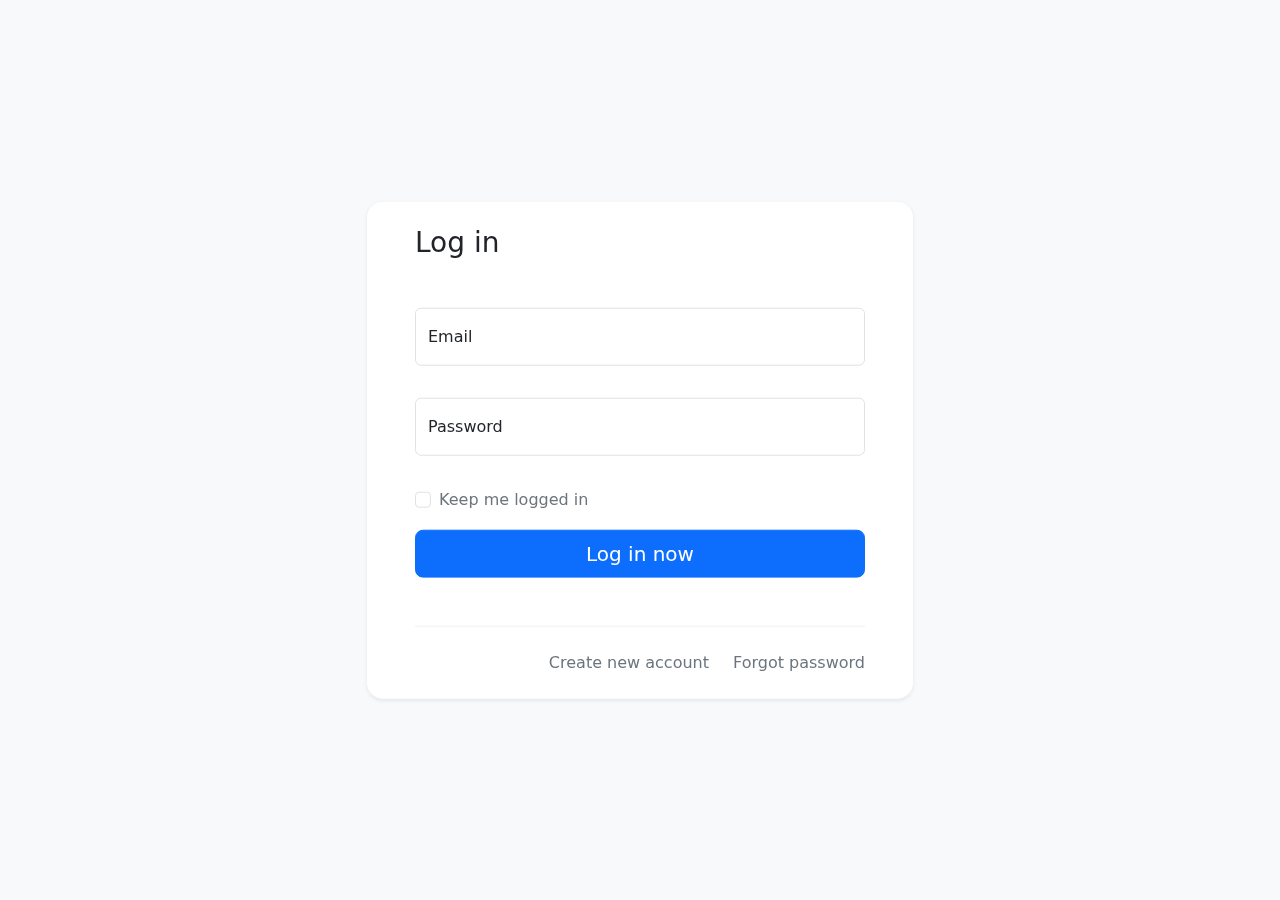
<file: login.html>
<!doctype html>
<html lang="en">

<head>
  <meta charset="utf-8">
  <meta name="viewport" content="width=device-width, initial-scale=1">
  <title>Bootstrap demo</title>
  <link rel="preconnect" href="https://fonts.bunny.net">
  <link href="https://fonts.bunny.net/css?family=figtree:400,500,600&display=swap" rel="stylesheet" />
  <link href="https://cdn.jsdelivr.net/npm/bootstrap@5.3.3/dist/css/bootstrap.min.css" rel="stylesheet"
    integrity="sha384-QWTKZyjpPEjISv5WaRU9OFeRpok6YctnYmDr5pNlyT2bRjXh0JMhjY6hW+ALEwIH" crossorigin="anonymous">
  <style>
    .centered {
      position: fixed;
      top: 50%;
      left: 50%;
      transform: translate(-50%, -50%);
  }
  </style>
</head>

<body>
  <section class="bg-light p-3 p-md-4 p-xl-5" style="height: 100vh;">
    <div class="container centered">
      <div class="row justify-content-center">
        <div class="col-12 col-md-9 col-lg-7 col-xl-6 col-xxl-5">
          <div class="card border-0 shadow-sm rounded-4">
            <div class="card-body py-4 px-5">
              <div class="row">
                <div class="col-12">
                  <div class="mb-5">
                    <h3>Log in</h3>
                  </div>
                </div>
              </div>
              <form action="#">
                <div class="row gy-3 overflow-hidden">
                  <div class="col-12">
                    <div class="form-floating mb-3">
                      <input type="email" class="form-control" name="email" id="email" placeholder="name@example.com"
                        required>
                      <label for="email" class="form-label">Email</label>
                    </div>
                  </div>
                  <div class="col-12">
                    <div class="form-floating mb-3">
                      <input type="password" class="form-control" name="password" id="password" value=""
                        placeholder="Password" required>
                      <label for="password" class="form-label">Password</label>
                    </div>
                  </div>
                  <div class="col-12">
                    <div class="form-check">
                      <input class="form-check-input" type="checkbox" value="" name="remember" id="remember">
                      <label class="form-check-label text-secondary" for="remember">
                        Keep me logged in
                      </label>
                    </div>
                  </div>
                  <div class="col-12">
                    <div class="d-grid">
                      <button class="btn btn-lg btn-primary" type="submit">Log in now</button>
                    </div>
                  </div>
                </div>
              </form>
              <div class="row">
                <div class="col-12">
                  <hr class="mt-5 mb-4 border-secondary-subtle">
                  <div class="d-flex gap-2 gap-md-4 flex-column flex-md-row justify-content-md-end">
                    <a href="register.html" class="link-secondary text-decoration-none">Create new account</a>
                    <a href="#" class="link-secondary text-decoration-none">Forgot password</a>
                  </div>
                </div>
              </div>
            </div>
          </div>
        </div>
      </div>
    </div>
  </section>
</body>

</html>
</file>
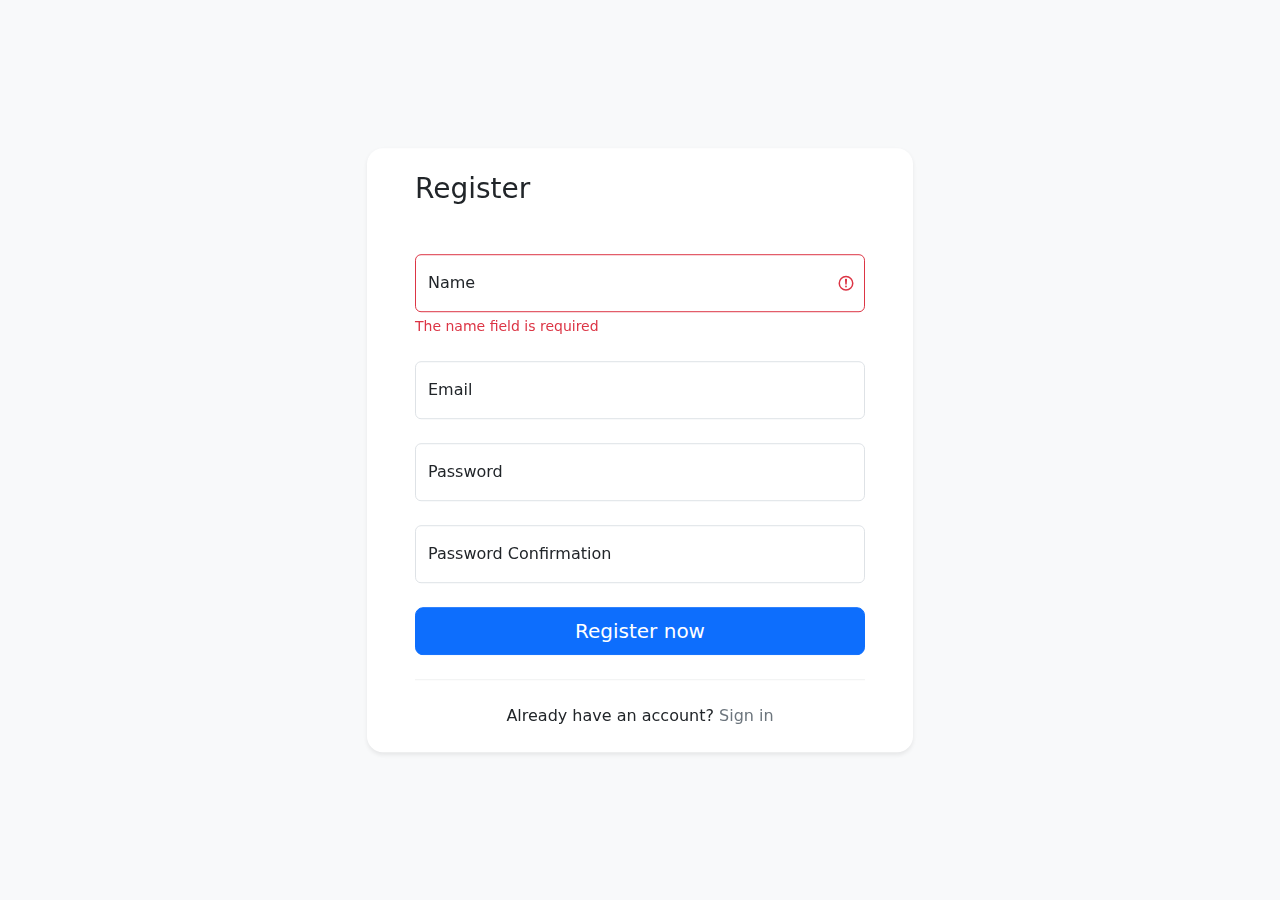
<file: register.html>
<!doctype html>
<html lang="en">

<head>
    <meta charset="utf-8">
    <meta name="viewport" content="width=device-width, initial-scale=1">
    <title>Bootstrap demo</title>
    <link rel="preconnect" href="https://fonts.bunny.net">
    <link href="https://fonts.bunny.net/css?family=figtree:400,500,600&display=swap" rel="stylesheet" />
    <link href="https://cdn.jsdelivr.net/npm/bootstrap@5.3.3/dist/css/bootstrap.min.css" rel="stylesheet"
        integrity="sha384-QWTKZyjpPEjISv5WaRU9OFeRpok6YctnYmDr5pNlyT2bRjXh0JMhjY6hW+ALEwIH" crossorigin="anonymous">
    <style>
        .centered {
            position: fixed;
            top: 50%;
            left: 50%;
            transform: translate(-50%, -50%);
        }
    </style>
</head>

<body>
    <section class="bg-light p-3 p-md-4 p-xl-5" style="height: 100vh;">
        <div class="container centered">
            <div class="row justify-content-center">
                <div class="col-12 col-md-9 col-lg-7 col-xl-6 col-xxl-5">
                    <div class="card border-0 shadow-sm rounded-4">
                        <div class="card-body py-4 px-5">
                            <div class="row">
                                <div class="col-12">
                                    <div class="mb-5">
                                        <h3>Register</h3>
                                    </div>
                                </div>
                            </div>
                            <form action="#">
                                <div class="row gy-2 overflow-hidden">
                                    <div class="col-12">
                                        <div class="form-floating mb-3">
                                            <input type="text" class="form-control is-invalid" name="name" id="name"
                                                placeholder="Name">
                                            <label for="name" class="form-label">Name</label>
                                            <div class="invalid-feedback">
                                                The name field is required
                                            </div>                                          
                                        </div>
                                    </div>
                                    <div class="col-12">
                                        <div class="form-floating mb-3">
                                            <input type="email" class="form-control" name="email" id="email"
                                                placeholder="Email">
                                            <label for="email" class="form-label">Email</label>
                                        </div>
                                    </div>
                                    <div class="col-12">
                                        <div class="form-floating mb-3">
                                            <input type="password" class="form-control" name="password" id="password"
                                                value="" placeholder="Password">
                                            <label for="password" class="form-label">Password</label>
                                        </div>
                                    </div>
                                    <div class="col-12">
                                        <div class="form-floating mb-3">
                                            <input type="password" class="form-control" name="password_confirmation"
                                                id="password_confirmation" value="" placeholder="Password">
                                            <label for="password" class="form-label">Password Confirmation</label>
                                        </div>
                                    </div>

                                    <div class="col-12">
                                        <div class="d-grid">
                                            <button class="btn btn-lg btn-primary" type="submit">Register now</button>
                                        </div>
                                    </div>
                                </div>
                            </form>
                            <div class="row">
                                <div class="col-12">
                                    <hr class="mt-4 mb-4 border-secondary-subtle">
                                    <div class="text-center">
                                        Already have an account? <a href="login.html"
                                            class="link-secondary text-decoration-none">Sign in</a>
                                    </div>
                                </div>
                            </div>
                        </div>
                    </div>
                </div>
            </div>
        </div>
    </section>
</body>

</html>
</file>
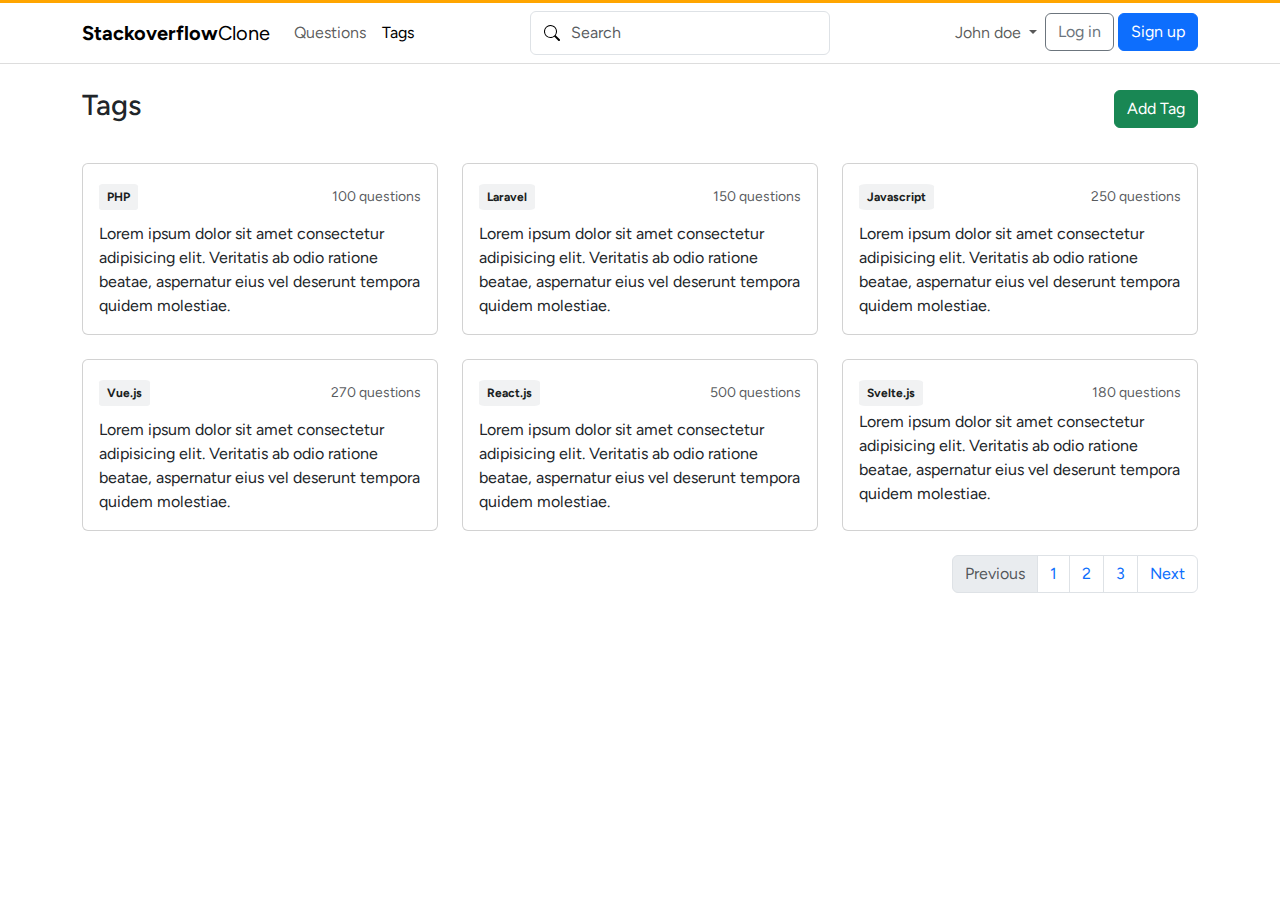
<file: tags.html>
<!doctype html>
<html lang="en">

<head>
    <meta charset="utf-8">
    <meta name="viewport" content="width=device-width, initial-scale=1">
    <title>Bootstrap demo</title>
    <link rel="preconnect" href="https://fonts.bunny.net">
    <link href="https://fonts.bunny.net/css?family=figtree:400,500,600&display=swap" rel="stylesheet" />
    <link href="https://cdn.jsdelivr.net/npm/bootstrap@5.3.3/dist/css/bootstrap.min.css" rel="stylesheet"
        integrity="sha384-QWTKZyjpPEjISv5WaRU9OFeRpok6YctnYmDr5pNlyT2bRjXh0JMhjY6hW+ALEwIH" crossorigin="anonymous">
    <link rel="stylesheet" href="css/custom.css">
</head>

<body>
    <nav class="navbar navbar-expand-lg navbar-laravelflow">
        <div class="container">
            <a class="navbar-brand" href="/"><strong>Stackoverflow</strong>Clone</a>
            <button class="navbar-toggler" type="button" data-bs-toggle="collapse"
                data-bs-target="#navbarSupportedContent" aria-controls="navbarSupportedContent" aria-expanded="false"
                aria-label="Toggle navigation">
                <span class="navbar-toggler-icon"></span>
            </button>
            <div class="collapse navbar-collapse" id="navbarSupportedContent">
                <ul class="navbar-nav me-auto mb-2 mb-lg-0">
                    <li class="nav-item">
                        <a class="nav-link" aria-current="page" href="index.html">Questions</a>
                    </li>
                    <li class="nav-item">
                        <a class="nav-link active" href="tags.html">Tags</a>
                    </li>
                </ul>
                <form class="d-flex" role="search">
                    <input class="form-control searchable me-2" type="search" placeholder="Search" aria-label="Search" style="width: 300px">
                </form>
                <ul class="navbar-nav ms-auto mb-2 mb-lg-0">
                    <li class="nav-item dropdown">
                        <a class="nav-link dropdown-toggle" href="#" role="button" data-bs-toggle="dropdown"
                            aria-expanded="false">
                            John doe
                        </a>
                        <ul class="dropdown-menu dropdown-menu-end">
                            <li><a class="dropdown-item" href="bookmarks.html">Bookmarks</a></li>
                            <li>
                                <hr class="dropdown-divider">
                            </li>
                            <li><a class="dropdown-item" href="#">Logout</a></li>
                        </ul>
                    </li>
                    <li class="nav-item">
                        <a href="login.html" class="btn btn-outline-secondary">Log in</a>
                        <a href="register.html" class="btn btn-primary">Sign up</a>
                    </li>
                </ul>
            </div>
        </div>
    </nav>

    <main class="py-4">
        <div class="container">
            <div class="d-flex justify-content-between align-items-center">
                <h1 class="page-header">Tags</h1>
                <button class="btn btn-success" data-bs-toggle="modal" data-bs-target="#new-tag-modal">Add Tag</button>
            </div>
            <div class="row row-cols-1 row-cols-md-3 g-4 mt-2">
                <div class="col">
                    <div class="card h-100">
                        <div class="card-body">
                            <div class="d-flex justify-content-between align-items-center">
                                <a href="#" class="tag">PHP</a>
                                <small class="text-muted">100 questions</small>
                            </div>
                            <p class="card-text mt-2">Lorem ipsum dolor sit amet consectetur adipisicing
                                elit. Veritatis ab odio ratione beatae, aspernatur eius vel deserunt tempora quidem
                                molestiae.</p>
                        </div>
                    </div>
                </div>
                <div class="col">
                    <div class="card h-100">
                        <div class="card-body">
                            <div class="d-flex justify-content-between align-items-center">
                                <a href="#" class="tag">Laravel</a>
                                <small class="text-muted">150 questions</small>
                            </div>
                            <p class="card-text mt-2">Lorem ipsum dolor sit amet consectetur adipisicing
                                elit. Veritatis ab odio ratione beatae, aspernatur eius vel deserunt tempora quidem
                                molestiae.</p>
                        </div>
                    </div>
                </div>
                <div class="col">
                    <div class="card h-100">
                        <div class="card-body">
                            <div class="d-flex justify-content-between align-items-center">
                                <a href="#" class="tag">Javascript</a>
                                <small class="text-muted">250 questions</small>
                            </div>
                            <p class="card-text mt-2">Lorem ipsum dolor sit amet consectetur adipisicing
                                elit. Veritatis ab odio ratione beatae, aspernatur eius vel deserunt tempora quidem
                                molestiae.</p>
                        </div>
                    </div>
                </div>
                <div class="col">
                    <div class="card h-100">
                        <div class="card-body">
                            <div class="d-flex justify-content-between align-items-center">
                                <a href="#" class="tag">Vue.js</a>
                                <small class="text-muted">270 questions</small>
                            </div>
                            <p class="card-text mt-2">Lorem ipsum dolor sit amet consectetur adipisicing
                                elit. Veritatis ab odio ratione beatae, aspernatur eius vel deserunt tempora quidem
                                molestiae.</p>
                        </div>
                    </div>
                </div>
                <div class="col">
                    <div class="card h-100">
                        <div class="card-body">
                            <div class="d-flex justify-content-between align-items-center">
                                <a href="#" class="tag">React.js</a>
                                <small class="text-muted">500 questions</small>
                            </div>
                            <p class="card-text mt-2">Lorem ipsum dolor sit amet consectetur adipisicing
                                elit. Veritatis ab odio ratione beatae, aspernatur eius vel deserunt tempora quidem
                                molestiae.</p>
                        </div>
                    </div>
                </div>
                <div class="col">
                    <div class="card h-100">
                        <div class="card-body">
                            <div class="d-flex justify-content-between align-items-center">
                                <a href="#" class="tag">Svelte.js</a>
                                <small class="text-muted">180 questions</small>
                            </div>
                            <p class="card-text">Lorem ipsum dolor sit amet consectetur adipisicing elit. Veritatis ab
                                odio ratione beatae, aspernatur eius vel deserunt tempora quidem molestiae.</p>
                        </div>
                    </div>
                </div>
            </div>
            <nav class="mt-4" aria-label="Page navigation example">
                <ul class="pagination justify-content-end">
                    <li class="page-item disabled">
                        <a class="page-link">Previous</a>
                    </li>
                    <li class="page-item"><a class="page-link" href="#">1</a></li>
                    <li class="page-item"><a class="page-link" href="#">2</a></li>
                    <li class="page-item"><a class="page-link" href="#">3</a></li>
                    <li class="page-item">
                        <a class="page-link" href="#">Next</a>
                    </li>
                </ul>
            </nav>
        </div>
        <div class="modal fade" id="new-tag-modal" data-bs-backdrop="static" data-bs-keyboard="false" tabindex="-1"
            aria-labelledby="new-tag-modal-label" aria-hidden="true">
            <div class="modal-dialog">
                <div class="modal-content">
                    <div class="modal-header">
                        <h1 class="modal-title fs-5" id="new-tag-modal-label">New tag</h1>
                        <button type="button" class="btn-close" data-bs-dismiss="modal" aria-label="Close"></button>
                    </div>
                    <div class="modal-body">
                        <form>
                            <div class="mb-3">
                                <label for="tag-name" class="form-label">Tag name</label>
                                <input type="text" class="form-control" name="name" id="tag-name">
                            </div>
                            <div class="mb-3">
                                <label for="tag-description" class="form-label">Tag description</label>
                                <textarea rows="5" class="form-control" name="description" id="tag-description"></textarea>
                            </div>
                        </form>
                    </div>
                    <div class="modal-footer">
                        <button type="button" class="btn btn-outline-secondary" data-bs-dismiss="modal">Close</button>
                        <button type="button" class="btn btn-primary">Save</button>
                    </div>
                </div>
            </div>
        </div>
    </main>
    <script src="https://cdn.jsdelivr.net/npm/bootstrap@5.3.3/dist/js/bootstrap.bundle.min.js"
        integrity="sha384-YvpcrYf0tY3lHB60NNkmXc5s9fDVZLESaAA55NDzOxhy9GkcIdslK1eN7N6jIeHz"
        crossorigin="anonymous"></script>
</body>

</html>
</file>
<file: css/custom.css>
body {
    font-family: "figtree", sans-serif;
}

.navbar-laravelflow {
    background-color: #fff;
    border-top: 3px solid orange;
    border-bottom: 1px solid #ddd;
}

.nav-underline {
    gap: .5rem;
}

input.searchable {
    padding: 9px 4px 9px 40px;
    background: transparent url("data:image/svg+xml,%3Csvg xmlns='http://www.w3.org/2000/svg' width='16' height='16' class='bi bi-search' viewBox='0 0 16 16'%3E%3Cpath d='M11.742 10.344a6.5 6.5 0 1 0-1.397 1.398h-.001c.03.04.062.078.098.115l3.85 3.85a1 1 0 0 0 1.415-1.414l-3.85-3.85a1.007 1.007 0 0 0-.115-.1zM12 6.5a5.5 5.5 0 1 1-11 0 5.5 5.5 0 0 1 11 0z'%3E%3C/path%3E%3C/svg%3E") no-repeat 13px center;
}

.page-header {
    font-size: 1.8rem;
}

.post-item {
    position: relative;
    display: flex;
    padding: 10px;
}

.question-summary-stats {
    display: flex;
    align-items: flex-end;
    flex-direction: column;
    flex-shrink: 0;
    flex-wrap: wrap;
    font-size: 13px;
    gap: 6px;
    width: 100px;
    margin-right: 16px;
}

.stats-inline {
    flex-direction: row;
    width: auto;
    display: flex;
    flex-shrink: 0;
    flex-wrap: wrap;
    font-size: 13px;
    gap: 6px;
    margin-bottom: 4px;
    margin-right: 16px;
}

.vote-col {
    display: flex;
    flex-shrink: 0;
    flex-wrap: wrap;
}

.post-col {
    position: relative;
    flex-grow: 1;
    max-width: 100%;
    margin-left: 1rem;
}

.stats-item {
    align-items: center;
    display: inline-flex;
    gap: .3em;
    justify-content: center;
    white-space: nowrap;
    font-weight: 500;
    padding: 3px 6px;
}

.stats-item.has-answers {
    border: 1px solid hsl(148,70%,31%);
    color: hsl(148,70%,31%);
}

.stats-item.has-answers.has-accepted-answer {
    border: 1px solid hsl(148,70%,31%);
    background-color: hsl(148,70%,31%);
    color: #fff;
}

.question-summary-content {
    position: relative;
    flex-grow: 1;
    max-width: 100%;
}

.question-summary-title {
    font-weight: 400;
    font-size: 1.5rem;
}
.question-title {
    font-size: 2rem;
    font-weight: 500;
}
.question-meta {
    font-size: 15px;
}

.post-action {
    position: absolute;
    width: 50%;
    top: 50%;
    left: 50%;
    transform: translate(-50%, -50%);
    visibility: hidden;
    opacity: 0;
    transition: visibility 0.2s, opacity 0.3s linear;
}

.actionable:hover .post-action{
    visibility: visible;
    opacity: 1;
}
.answer-header {
    font-weight: 400;
    font-size: 1.3rem;
}

.question-summary-title a, .question-summary-author a {
    text-decoration: none;
}

.question-summary-author {
    font-size: .8rem;
}

.avatar-sm img {
    margin-right: 3px;
    border-radius: 5px;
    width: 16px;
    height: 16px;
}

.avatar-md img {
    margin-right: 3px;
    border-radius: 5px;
    width: 32px;
    height: 32px;
}

.fs-5 {
    font-size: 1.3rem;
}

ul.tags-inline, ul.tags-list {
    list-style: none;
    padding: 0;
    margin: 0;
}

.tags-inline li {
    display: inline;
}

.tag {
    text-decoration: none;
    display: inline-block;
    margin: 4px 4px 4px 0;
    font-weight: bold;
    font-size: 12px;
    background: #f1f2f3;
    color: #191e21;
    padding: 4px 8px;
    border-radius: 10%;
}

.tag:hover {
    background-color: #d3d3d3;
}

.btn-circle {
    width: 50px;
    height: 50px;
    display: flex;
    align-items: center;
    justify-content: center;
    border-radius: 50%;
}

.icon-lg {
    width: 3em;
    height: 3em;
}

.icon-gray {
    color: #d3d3d3;
}

.icon-stone {
    color: #6c757d;
}

.answer-accepted svg {
    color: #18864B;
}

.question-bookmarked svg {
    color: orange;
}

.bi-caret-up-fill, .bi-caret-down-fill {
    width: 2em;
    height: 2em;
}

.votes-count {
    font-weight: 700;
    padding-top: 6px;
    padding-bottom: 6px;
}

.author {
    text-align: left;
    vertical-align: top;
    width: 200px;
}

.author-info {
    box-sizing: border-box;
    padding: 5px 6px 7px 7px;
    color: #636b74;
    font-size: 13px;
}

.owner {
    border-radius: 4px;
    background-color: #edf5fd;
}

.related-item {
    margin-bottom: 12px;
    display: flex;
    gap: 7px;
    align-items: center;
    font-size: 14px;
    text-align: justify;
}

.related-item a, .author-info a {
    text-decoration: none;
}

.answer-votes {
    margin-top: 3px;
    padding: 3px 0;
    width: 40px;
    font-size: 90%;
    text-align: center;
    box-sizing: border-box;
    border-radius: 2px;
    background-color:  #F1F2F3;
    color: #3B4045;
    white-space: nowrap;
}

.related-item .answer-accepted {
    background-color: #18864B;
    color: #fff;
}

.preview-body {
    min-height: 182px;
}
</file>
